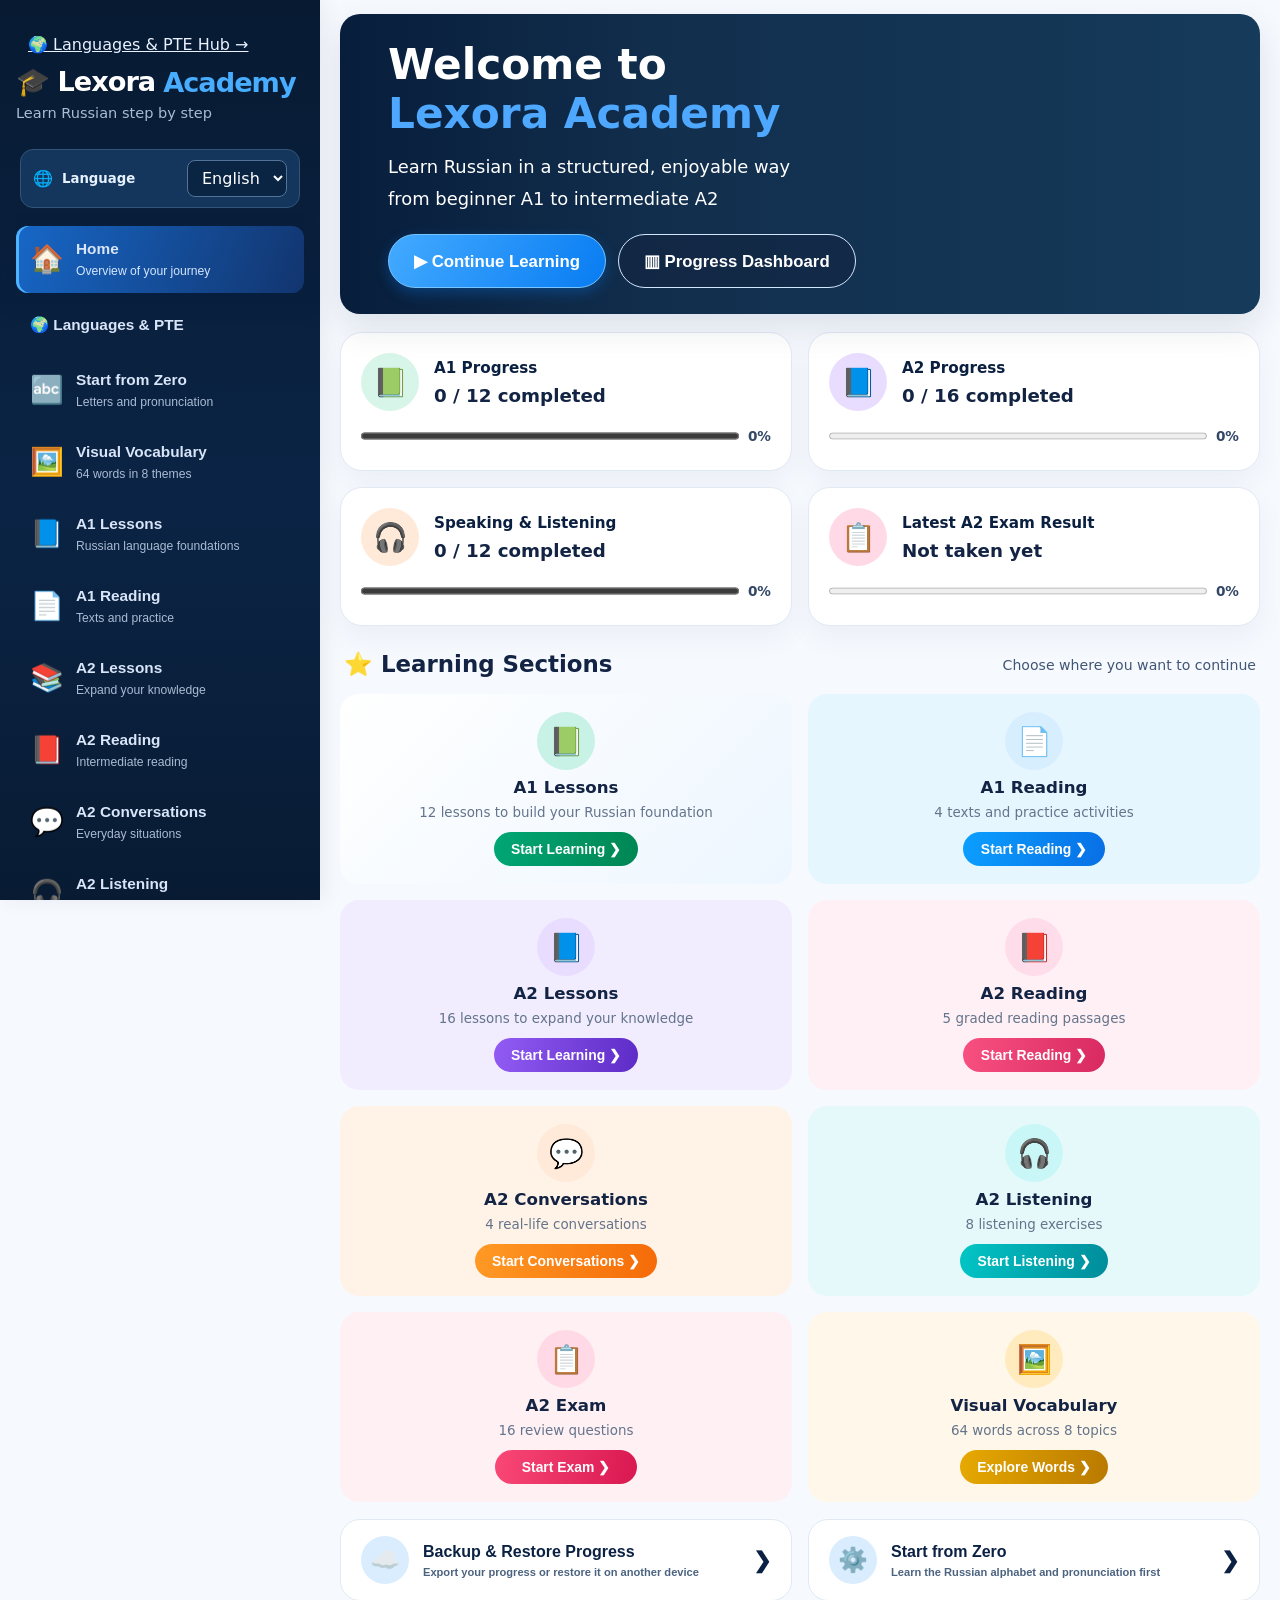
<file: index.html>
<!doctype html>
<html lang="ar" dir="rtl"><head><meta charset="utf-8"><meta name="viewport" content="width=device-width,initial-scale=1"><meta name="theme-color" content="#081c37"><title>Lexora Academy | Russian A1 & A2</title><link rel="stylesheet" href="styles/academy.css?v=9"><link rel="stylesheet" href="styles/expansion.css"></head>
<body><header><h1>LEXORA <span style="color:white">ACADEMY</span></h1><small>الروسية • المستويان A1 وA2 • تعلم وتدرب واستمع</small></header><div class="layout"><aside><a href="academy.html" style="display:block;padding:12px;color:inherit">🌍 Languages &amp; PTE Hub →</a><div class="brand">🎓 Lexora <span>Academy</span></div><p class="brand-caption">تعلم الروسية خطوة بخطوة</p><button id="homeTab" type="button"><span class="menu-ico">🏠</span> الرئيسية</button><button id="vocabTab" type="button">🖼️ Visual Vocabulary</button><button id="alphabetTab" type="button"><span class="menu-ico">🔤</span> البداية من الصفر</button><h2>دروس المستوى الحالي</h2><progress id="progress" value="0" max="12"></progress><p id="summary"></p><nav id="nav"></nav><hr><button id="dashboardTab" type="button"><span class="menu-ico">📊</span> لوحة التقدم</button><button id="backupTab" type="button">💾 نسخ واستعادة التقدم</button><button id="readingTab" type="button">📖 مختبر القراءة A1</button><button id="lessonsTab" type="button">📚 دروس A1</button><button id="a2Tab" type="button">🚀 دروس A2</button><button id="a2ReadingTab" type="button">📖 قراءة A2</button><button id="a2DialoguesTab" type="button">💬 محادثات A2</button><button id="a2ExamTab" type="button">📝 اختبار A2</button><button id="a2ListeningTab" type="button">🎧 استماع A2</button></aside><main id="lesson"></main></div>
<script src="neural-audio.js"></script><script>window.LEXORA_ALPHABET_AUDIO = {};</script><script src="a2-neural-audio.js"></script><script src="curriculum/a1-notes.js"></script><script src="curriculum/a1-english.js"></script><script src="curriculum/a1-alphabet.js"></script><script src="curriculum/visual-vocabulary.js"></script><script src="curriculum/russian-numbers.js"></script><script src="curriculum/russian-calendar.js"></script><script src="curriculum/a1-reading.js"></script><script src="curriculum/a2-lessons.js"></script><script src="curriculum/a2-reading.js"></script><script src="curriculum/a2-dialogues.js"></script><script src="curriculum/a2-exam.js"></script><script src="curriculum/a2-listening.js"></script><script src="curriculum/english-content.js"></script><script>
const lessons=[
["التحية والتعارف","Привет!","مرحبًا!","Здравствуйте!","أهلًا (رسميًا)","اختر التحية الرسمية","Здравствуйте!","Привет!"],
["الأسماء والتقديم","Меня зовут Анна.","اسمي آنا","Как вас зовут?","ما اسم حضرتك؟","كيف تقول: اسمي آنا؟","Меня зовут Анна.","До свидания."],
["الشكر والاعتذار","Спасибо!","شكرًا!","Извините.","اعذرني / آسف","ما معنى شكرًا؟","Спасибо!","Извините."],
["نعم ولا","Да.","نعم","Нет.","لا","ما معنى لا؟","Нет.","Да."],
["الضمائر","Я студент.","أنا طالب","Вы инженер.","حضرتك مهندس","أي ضمير يعني أنا؟","Я","Вы"],
["البلدان واللغات","Я из Египта.","أنا من مصر","Я говорю по-русски.","أنا أتحدث الروسية","كيف تقول: أنا من مصر؟","Я из Египта.","Я из России."],
["الأرقام الأساسية","Один, два, три.","واحد، اثنان، ثلاثة","Десять.","عشرة","ما معنى عشرة؟","Десять.","Один."],
["الأسئلة البسيطة","Где метро?","أين المترو؟","Что это?","ما هذا؟","كيف تسأل أين المترو؟","Где метро?","Что это?"],
["العائلة","Это моя мама.","هذه أمي","Это мой брат.","هذا أخي","ما معنى هذا أخي؟","Это мой брат.","Это моя мама."],
["الطعام والطلب","Я хочу чай.","أريد شايًا","Можно воду?","هل يمكن ماء؟","كيف تطلب الشاي؟","Я хочу чай.","Я хочу кофе."],
["الوقت واليوم","Сегодня понедельник.","اليوم الاثنين","Сейчас два часа.","الساعة الآن الثانية","ما معنى اليوم؟","Сегодня","Вчера"],
["التسوق والسعر","Сколько это стоит?","بكم هذا؟","Это дорого.","هذا غالٍ","كيف تسأل عن السعر؟","Сколько это стоит?","Где метро?"]
];
if(localStorage.getItem("lexoraLanguage")!=="ar" && window.LEXORA_A1_EN){
 lessons.forEach((lesson,i)=>{const en=window.LEXORA_A1_EN[i];if(!en)return;lesson[0]=en[0];lesson[2]=en[1];lesson[4]=en[2];lesson[5]=en[3];window.LEXORA_NOTES[i].explanation=en[4];window.LEXORA_NOTES[i].writingPrompt=en[5]});
}
window.LEXORA_APPLY_ENGLISH?.();
const nav=document.querySelector("#nav"),main=document.querySelector("#lesson");let readingDone;try{readingDone=new Set(JSON.parse(localStorage.getItem("lexoraA1reading")||"[]"))}catch{readingDone=new Set()};let current=0,done;try{done=new Set(JSON.parse(localStorage.getItem("lexoraA1done")||"[]"))}catch{done=new Set()}
function draw(){nav.innerHTML="";lessons.forEach((l,i)=>{let b=document.createElement("button");b.textContent=(done.has(i)?"✓ ":"")+(i+1)+". "+l[0];b.className=i===current?"active":"";b.onclick=()=>{current=i;draw()};nav.append(b)});document.querySelector("#progress").value=done.size;document.querySelector("#summary").textContent=done.size+(localStorage.getItem("lexoraLanguage")==="ar"?" من 12 درسًا مكتملًا":" of 12 lessons completed");let l=lessons[current];main.innerHTML="<p class=meta>Russian / A1 / Lesson "+(current+1)+"</p><h2>"+l[0]+"</h2><p>"+(localStorage.getItem("lexoraLanguage")==="ar"?"اقرأ الأمثلة، افهم الترجمة، ثم حل سؤال المراجعة.":"Read the examples, understand the translation, then answer the review question.")+"</p><section class=example><p class=ru>"+l[1]+"</p><p>"+l[2]+"</p><button id=play1 type=button>"+(localStorage.getItem("lexoraLanguage")==="ar"?"▶ استمع":"▶ Listen")+"</button></section><section class=example><p class=ru>"+l[3]+"</p><p>"+l[4]+"</p><button id=play2 type=button>"+(localStorage.getItem("lexoraLanguage")==="ar"?"▶ استمع":"▶ Listen")+"</button></section><h3>"+(localStorage.getItem("lexoraLanguage")==="ar"?"شرح الدرس":"Lesson explanation")+"</h3><p>"+window.LEXORA_NOTES[current].explanation+"</p><h3>"+l[5]+"</h3><div id=answers></div><p id=feedback aria-live=polite></p><h3>"+(localStorage.getItem("lexoraLanguage")==="ar"?"تدريب الكتابة":"Writing practice")+"</h3><p>"+window.LEXORA_NOTES[current].writingPrompt+"</p><input id=writing dir=ltr autocomplete=off placeholder='"+(localStorage.getItem("lexoraLanguage")==="ar"?"اكتب بالروسية هنا":"Type in Russian here")+"'><button id=checkWriting type=button style='margin-top:8px'>"+(localStorage.getItem("lexoraLanguage")==="ar"?"تصحيح الكتابة":"Check writing")+"</button><p id=writingFeedback aria-live=polite></p><p class=meta>"+(localStorage.getItem("lexoraLanguage")==="ar"?"التسجيلات الطبيعية تعمل بعد توليد ورفع MP3. لا نستخدم صوت المتصفح الروبوتي.":"Natural recordings are provided as MP3. Browser-generated robotic voices are not used.")+"</p>";const play=(phrase)=>{const url=window.LEXORA_AUDIO?.[phrase];if(!url){main.querySelector("#feedback").textContent=(localStorage.getItem("lexoraLanguage")==="ar"?"التسجيل الطبيعي غير مرفوع بعد لهذه الجملة.":"Natural recording is not available for this sentence yet.");return;}new Audio(url).play().catch(()=>{main.querySelector("#feedback").textContent=(localStorage.getItem("lexoraLanguage")==="ar"?"تعذّر تشغيل الملف الصوتي.":"Could not play the audio file.");});};main.querySelector("#play1").onclick=()=>play(l[1]);main.querySelector("#play2").onclick=()=>play(l[3]);main.querySelector("#checkWriting").onclick=()=>{const normalize=t=>t.trim().toLocaleLowerCase("ru").replace(/[.!?؟]/g,"").replace(/ё/g,"е").replace(/\s+/g," ");const typed=normalize(main.querySelector("#writing").value),expected=normalize(window.LEXORA_NOTES[current].writingAnswer);const ok=typed===expected;const el=main.querySelector("#writingFeedback");el.textContent=ok?(localStorage.getItem("lexoraLanguage")==="ar"?"✓ ممتاز! الإجابة صحيحة.":"✓ Excellent! Correct answer."):(localStorage.getItem("lexoraLanguage")==="ar"?"الإجابة النموذجية: ":"Correct answer: ")+window.LEXORA_NOTES[current].writingAnswer;el.className=ok?"ok":"bad";};const ans=main.querySelector("#answers"),correct=l[6],wrong=l[7];[correct,wrong].sort(()=>Math.random()-.5).forEach(v=>{let b=document.createElement("button");b.textContent=v;b.style.margin="5px";b.onclick=()=>{let good=v===correct;main.querySelector("#feedback").textContent=good?(localStorage.getItem("lexoraLanguage")==="ar"?"✓ إجابة صحيحة. تم حفظ الإنجاز.":"✓ Correct! Progress saved."):(localStorage.getItem("lexoraLanguage")==="ar"?"✗ جرّب تاني. راجع الأمثلة فوق.":"✗ Try again. Review the examples above.");main.querySelector("#feedback").className=good?"ok":"bad";if(good){done.add(current);localStorage.setItem("lexoraA1done",JSON.stringify([...done]));document.querySelector("#progress").value=done.size;document.querySelector("#summary").textContent=done.size+" من 12 درسًا مكتملًا"}};ans.append(b)})}draw();
document.querySelector("#lessonsTab").onclick=()=>draw();
document.querySelector("#a2Tab").onclick=()=>showA2();
document.querySelector("#a2ReadingTab").onclick=()=>showA2Reading();
document.querySelector("#a2DialoguesTab").onclick=()=>showA2Dialogues();
document.querySelector("#a2ExamTab").onclick=()=>showA2Exam();
document.querySelector("#a2ListeningTab").onclick=()=>showA2Listening();
document.querySelector("#dashboardTab").onclick=()=>showDashboard();
document.querySelector("#backupTab").onclick=()=>showBackup();
document.querySelector("#readingTab").onclick=()=>showReading();
function showA2(){nav.innerHTML="";main.innerHTML="<h2>🚀 Russian A2 — المستوى المتوسط المبتدئ</h2><p>اختر درسًا من القائمة لبدء التعلّم.</p>";let completed;try{completed=new Set(JSON.parse(localStorage.getItem("lexoraA2done")||"[]"))}catch{completed=new Set()};const render=i=>{const l=window.LEXORA_A2[i];main.innerHTML="";const meta=document.createElement("p");meta.className="meta";meta.textContent="Russian / A2 / Lesson "+(i+1);main.append(meta);const h=document.createElement("h2");h.textContent=l.title;main.append(h);l.examples.forEach(ex=>{const section=document.createElement("section");section.className="example";const ru=document.createElement("p");ru.className="ru";ru.textContent=ex.ru;const ar=document.createElement("p");ar.textContent=ex.ar;section.append(ru,ar);const listen=document.createElement("button");listen.textContent=""+(localStorage.getItem("lexoraLanguage")==="ar"?"▶ استمع":"▶ Listen")+" بالصوت الطبيعي";listen.onclick=()=>playA2Audio(ex.ru,listen);section.append(listen);main.append(section)});const explanation=document.createElement("p");explanation.textContent=l.explanation;main.append(explanation);const question=document.createElement("h3");question.textContent=l.question;main.append(question);const feedback=document.createElement("p");feedback.setAttribute("aria-live","polite");[l.correct,l.wrong].forEach(answer=>{const b=document.createElement("button");b.textContent=answer;b.style.margin="5px";b.onclick=()=>{const ok=answer===l.correct;feedback.textContent=ok?"✓ إجابة صحيحة":"✗ حاول مجددًا";feedback.className=ok?"ok":"bad";if(ok){completed.add(i);localStorage.setItem("lexoraA2done",JSON.stringify([...completed]));showA2Nav(i)}};main.append(b)});main.append(feedback);const wh=document.createElement("h3");wh.textContent=""+(localStorage.getItem("lexoraLanguage")==="ar"?"تدريب الكتابة":"Writing practice")+"";const prompt=document.createElement("p");prompt.textContent=l.writingPrompt;const input=document.createElement("input");input.id="a2Writing";input.dir="ltr";const check=document.createElement("button");check.id="a2Check";check.textContent=""+(localStorage.getItem("lexoraLanguage")==="ar"?"تصحيح الكتابة":"Check writing")+"";const result=document.createElement("p");result.id="a2Feedback";result.setAttribute("aria-live","polite");check.onclick=()=>{const norm=t=>t.trim().toLocaleLowerCase("ru").replace(/[.!?؟]/g,"").replace(/ё/g,"е").replace(/\s+/g," ");const ok=norm(input.value)===norm(l.writingAnswer);result.textContent=ok?"✓ ممتاز!":(localStorage.getItem("lexoraLanguage")==="ar"?"الإجابة النموذجية: ":"Correct answer: ")+l.writingAnswer;result.className=ok?"ok":"bad"};main.append(wh,prompt,input,check,result)};const showA2Nav=active=>{nav.innerHTML="";window.LEXORA_A2.forEach((l,i)=>{const b=document.createElement("button");b.textContent=(completed.has(i)?"✓ ":"")+(i+1)+". "+l.title;b.className=i===active?"active":"";b.onclick=()=>{showA2Nav(i);render(i)};nav.append(b)})};showA2Nav(0);render(0)}
const LEXORA_PROGRESS_KEYS=["lexoraA1done","lexoraA1reading","lexoraA2done","lexoraA2reading","lexoraA2dialogues","lexoraA2listening","lexoraA2exam"];
function showBackup(){nav.innerHTML="";main.innerHTML="<h2>💾 نسخ واستعادة التقدم</h2><p>البيانات محفوظة محليًا على هذا الجهاز. يمكنك تصدير ملف JSON واستعادته على جهاز آخر. الاستعادة تستبدل تقدم الأقسام الموجودة في الملف بعد تأكيدك.</p>";const exportButton=document.createElement("button");exportButton.id="backupExport";exportButton.textContent="⬇ تصدير نسخة احتياطية";exportButton.onclick=()=>{const data={format:"lexora-progress",version:1,exportedAt:new Date().toISOString(),progress:{}};LEXORA_PROGRESS_KEYS.forEach(key=>{const raw=localStorage.getItem(key);if(raw!==null){try{data.progress[key]=JSON.parse(raw)}catch{}}});const blob=new Blob([JSON.stringify(data,null,2)],{type:"application/json"});const url=URL.createObjectURL(blob);const a=document.createElement("a");a.href=url;a.download="lexora-progress.json";document.body.append(a);a.click();a.remove();setTimeout(()=>URL.revokeObjectURL(url),1000)};const input=document.createElement("input");input.type="file";input.id="backupImport";input.accept=".json,application/json";input.style.marginTop="14px";const restore=document.createElement("button");restore.id="backupRestore";restore.textContent="⬆ استعادة الملف المختار";const feedback=document.createElement("p");feedback.id="backupFeedback";feedback.setAttribute("aria-live","polite");restore.onclick=async()=>{const file=input.files?.[0];if(!file){feedback.textContent="اختر ملف JSON أولًا";return}try{if(file.size>100000){throw Error("الملف كبير جدًا")}const data=JSON.parse(await file.text());if(data?.format!=="lexora-progress"||data.version!==1||!data.progress||typeof data.progress!=="object"||Array.isArray(data.progress))throw Error("صيغة الملف غير مدعومة");const entries=Object.entries(data.progress);if(!entries.length||entries.some(([key,value])=>!LEXORA_PROGRESS_KEYS.includes(key)||!validateLexoraProgress(key,value)))throw Error("بيانات التقدم غير صالحة");if(!confirm("سيتم استبدال تقدم الأقسام الموجودة في الملف على هذا الجهاز. هل تريد المتابعة؟"))return;entries.forEach(([key,value])=>localStorage.setItem(key,JSON.stringify(value)));feedback.textContent="✓ تمت الاستعادة. حدّث الصفحة لرؤية التقدم في جميع الأقسام.";feedback.className="ok"}catch(err){feedback.textContent="تعذر الاستعادة: "+err.message;feedback.className="bad"}};main.append(exportButton,input,restore,feedback)}
function validateLexoraProgress(key,value){if(key==="lexoraA2exam")return value&&typeof value==="object"&&!Array.isArray(value)&&Number.isInteger(value.score)&&value.score>=0&&value.score<=16&&value.total===16;return Array.isArray(value)&&value.length<=1000&&value.every(x=>Number.isInteger(x)&&x>=0&&x<1000)}
function showDashboard(){nav.innerHTML="";main.innerHTML="<h2>📊 لوحة التقدم</h2><p>ملخص التقدم المحفوظ على هذا الجهاز. لا يتم إرسال البيانات إلى خادم.</p><div id=dashboardStats></div>";const groups=[["📚 دروس A1","lexoraA1done",lessons.length],["📖 قراءة A1","lexoraA1reading",window.LEXORA_READING.length],["🚀 دروس A2","lexoraA2done",window.LEXORA_A2.length],["📖 قراءة A2","lexoraA2reading",window.LEXORA_A2_READING.length],["💬 محادثات A2","lexoraA2dialogues",window.LEXORA_A2_DIALOGUES.length],["🎧 استماع A2","lexoraA2listening",window.LEXORA_A2_LISTENING.length]];const container=main.querySelector("#dashboardStats");groups.forEach(([label,key,total])=>{let indices=[];try{const data=JSON.parse(localStorage.getItem(key)||"[]");if(Array.isArray(data))indices=[...new Set(data.filter(x=>Number.isInteger(x)&&x>=0&&x<total))]}catch{}const section=document.createElement("section");section.className="example";const h=document.createElement("h3");h.textContent=label;const p=document.createElement("p");p.textContent=indices.length+" / "+total+" مكتمل";const bar=document.createElement("progress");bar.max=total;bar.value=indices.length;bar.setAttribute("aria-label",label);section.append(h,p,bar);container.append(section)});let exam=null;try{exam=JSON.parse(localStorage.getItem("lexoraA2exam")||"null")}catch{}const section=document.createElement("section");section.className="example";const h=document.createElement("h3");h.textContent="📝 آخر اختبار A2";const p=document.createElement("p");p.textContent=exam&&Number.isFinite(exam.score)&&exam.total===16?"النتيجة: "+exam.score+" / 16 — "+(exam.score>=12?"اجتياز اختبار المراجعة":"يحتاج مراجعة"):"لم يُؤدَّ الاختبار بعد";section.append(h,p);container.append(section)}
function showA2Listening(){nav.innerHTML="";main.innerHTML="<h2>🎧 اختبار الاستماع الروسي — A2</h2><p>شغّل الصوت، ثم اختر المعنى الصحيح. لا تظهر الجملة الروسية إلا إذا طلبت كشفها.</p><div id=a2Listening></div>";let saved;try{saved=new Set(JSON.parse(localStorage.getItem("lexoraA2listening")||"[]"))}catch{saved=new Set()};const holder=main.querySelector("#a2Listening");window.LEXORA_A2_LISTENING.forEach((item,i)=>{const section=document.createElement("section");section.className="example";const h=document.createElement("h3");h.textContent=(saved.has(i)?"✓ ":"")+(i+1)+". "+item.question;const play=document.createElement("button");play.textContent="▶ تشغيل التسجيل";play.onclick=()=>playA2Audio(item.phrase,play);const details=document.createElement("details");const summary=document.createElement("summary");summary.textContent="كشف الجملة الروسية";const ru=document.createElement("p");ru.className="ru";ru.textContent=item.phrase;details.append(summary,ru);section.append(h,play,details);const feedback=document.createElement("p");feedback.setAttribute("aria-live","polite");item.choices.forEach((choice,j)=>{const b=document.createElement("button");b.textContent=choice;b.style.margin="5px";b.onclick=()=>{const ok=j===item.correct;feedback.textContent=ok?"✓ فهم صحيح":"✗ حاول الاستماع مرة أخرى";feedback.className=ok?"ok":"bad";if(ok){saved.add(i);localStorage.setItem("lexoraA2listening",JSON.stringify([...saved]));h.textContent="✓ "+(i+1)+". "+item.question}};section.append(b)});section.append(feedback);holder.append(section)})}
function playA2Audio(phrase,button){const url=window.LEXORA_A2_AUDIO?.[phrase];if(!url){button.textContent="التسجيل الطبيعي قيد التجهيز";return}const audio=new Audio(url);audio.play().catch(()=>{button.textContent="تعذر تشغيل التسجيل"});}
function showA2Exam(){nav.innerHTML="";main.innerHTML="<h2>📝 اختبار مراجعة A2</h2><p>16 سؤالًا للمراجعة. نتيجة 12/16 أو أكثر تعني اجتياز هذا الاختبار التدريبي، وليست شهادة CEFR.</p><div id=a2Exam></div>";const holder=main.querySelector("#a2Exam");let answers={};window.LEXORA_A2_EXAM.forEach((q,i)=>{const section=document.createElement("section");section.className="example";const title=document.createElement("h3");title.textContent=(i+1)+". "+q.question;section.append(title);(i%2===0?[q.wrong,q.correct]:[q.correct,q.wrong]).forEach((option,j)=>{const label=document.createElement("label");label.style.display="block";label.style.margin="8px 0";const input=document.createElement("input");input.type="radio";input.name="a2q"+i;input.value=option;input.style.width="auto";input.onchange=()=>{answers[i]=option};label.append(input,document.createTextNode(" "+option));section.append(label)});holder.append(section)});const submit=document.createElement("button");submit.id="a2ExamSubmit";submit.textContent="تصحيح الاختبار";const result=document.createElement("p");result.id="a2ExamResult";result.setAttribute("aria-live","polite");submit.onclick=()=>{if(Object.keys(answers).length!==window.LEXORA_A2_EXAM.length){result.textContent="أجب عن جميع الأسئلة أولًا ("+Object.keys(answers).length+"/16).";result.className="bad";return}const score=window.LEXORA_A2_EXAM.filter((q,i)=>answers[i]===q.correct).length;result.textContent="نتيجتك: "+score+"/16 — "+(score>=12?"اجتزت اختبار المراجعة!":"راجع الدروس ثم حاول مجددًا.");result.className=score>=12?"ok":"bad";let review=main.querySelector("#a2ExamReview");if(!review){review=document.createElement("section");review.id="a2ExamReview";review.className="example";main.append(review)}review.replaceChildren();const heading=document.createElement("h3");const mistakes=window.LEXORA_A2_EXAM.map((q,i)=>({q,i})).filter(({q,i})=>answers[i]!==q.correct);heading.textContent=mistakes.length?"راجع "+mistakes.length+" إجابة غير صحيحة":"✓ جميع الإجابات صحيحة";review.append(heading);mistakes.forEach(({q,i})=>{const item=document.createElement("p");const title=document.createElement("strong");title.textContent=(i+1)+". "+q.question;const selected=document.createElement("span");selected.textContent=" — إجابتك: "+answers[i]+" | الصحيح: "+q.correct;item.append(title,selected);review.append(item)});try{localStorage.setItem("lexoraA2exam",JSON.stringify({score,total:16,completedAt:new Date().toISOString()}))}catch{}};main.append(submit,result)}
function showA2Dialogues(){nav.innerHTML="";main.innerHTML="<h2>💬 محادثات روسية — A2</h2><p>اقرأ الحوار ثم اختبر فهمك. الترجمات العربية قابلة للإظهار.</p><div id=a2Dialogues></div>";let saved;try{saved=new Set(JSON.parse(localStorage.getItem("lexoraA2dialogues")||"[]"))}catch{saved=new Set()};const holder=main.querySelector("#a2Dialogues");window.LEXORA_A2_DIALOGUES.forEach((d,i)=>{const section=document.createElement("section");section.className="example";const h=document.createElement("h3");h.textContent=(saved.has(i)?"✓ ":"")+(i+1)+". "+d.title;const context=document.createElement("p");context.textContent=d.context;section.append(h,context);d.turns.forEach(turn=>{const ru=document.createElement("p");ru.className="ru";ru.textContent=turn[0];const details=document.createElement("details");const summary=document.createElement("summary");summary.textContent="الترجمة العربية";const ar=document.createElement("p");ar.textContent=turn[1];details.append(summary,ar);section.append(ru,details);const listen=document.createElement("button");listen.textContent=""+(localStorage.getItem("lexoraLanguage")==="ar"?"▶ استمع":"▶ Listen")+"";listen.onclick=()=>playA2Audio(turn[0],listen);section.append(listen)});const q=document.createElement("p");q.textContent=d.question;section.append(q);const feedback=document.createElement("p");feedback.setAttribute("aria-live","polite");d.choices.forEach((choice,j)=>{const b=document.createElement("button");b.textContent=choice;b.style.margin="5px";b.onclick=()=>{const ok=j===d.correct;feedback.textContent=ok?"✓ إجابة صحيحة":"✗ حاول مرة أخرى";feedback.className=ok?"ok":"bad";if(ok){saved.add(i);localStorage.setItem("lexoraA2dialogues",JSON.stringify([...saved]));h.textContent="✓ "+(i+1)+". "+d.title}};section.append(b)});section.append(feedback);holder.append(section)})}
function showA2Reading(){nav.innerHTML="";main.innerHTML="<h2>📖 مختبر القراءة الروسية — A2</h2><p>اقرأ النص ثم أجب عن سؤال الفهم. تقدمك محفوظ على هذا الجهاز.</p><div id=a2Passages></div>";let saved;try{saved=new Set(JSON.parse(localStorage.getItem("lexoraA2reading")||"[]"))}catch{saved=new Set()};const holder=main.querySelector("#a2Passages");window.LEXORA_A2_READING.forEach((p,i)=>{const section=document.createElement("section");section.className="example";const h=document.createElement("h3");h.textContent=(saved.has(i)?"✓ ":"")+(i+1)+". "+p.title;const ru=document.createElement("p");ru.className="ru";ru.textContent=p.text;const details=document.createElement("details");const summary=document.createElement("summary");summary.textContent="إظهار الترجمة العربية";const translation=document.createElement("p");translation.textContent=p.translation;details.append(summary,translation);const q=document.createElement("p");q.textContent=p.question;const feedback=document.createElement("p");feedback.setAttribute("aria-live","polite");section.append(h,ru,details,q);p.choices.forEach((choice,j)=>{const b=document.createElement("button");b.textContent=choice;b.style.margin="5px";b.onclick=()=>{const ok=j===p.correct;feedback.textContent=ok?"✓ فهم ممتاز!":"✗ حاول مرة أخرى.";feedback.className=ok?"ok":"bad";if(ok){saved.add(i);localStorage.setItem("lexoraA2reading",JSON.stringify([...saved]));h.textContent="✓ "+(i+1)+". "+p.title}};section.append(b)});section.append(feedback);holder.append(section)})}
function showReading(){nav.querySelectorAll("button").forEach(b=>b.classList.remove("active"));main.innerHTML="<h2>📖 مختبر القراءة الروسية — A1</h2><p>اقرأ النصوص القصيرة، ثم اختبر فهمك. الإجابات تحفظ على هذا الجهاز.</p><div id=passages></div>";const holder=main.querySelector("#passages");window.LEXORA_READING.forEach((passage,i)=>{const section=document.createElement("section");section.className="example";const h=document.createElement("h3");h.textContent=(readingDone.has(i)?"✓ ":"")+(i+1)+". "+passage.title;section.append(h);const text=document.createElement("p");text.className="ru";text.textContent=passage.text;section.append(text);const translation=document.createElement("details");const summary=document.createElement("summary");summary.textContent="إظهار الترجمة العربية";translation.append(summary);const t=document.createElement("p");t.textContent=passage.translation;translation.append(t);section.append(translation);const question=document.createElement("p");question.textContent=passage.question;section.append(question);const feedback=document.createElement("p");feedback.setAttribute("aria-live","polite");passage.choices.forEach((choice,j)=>{const btn=document.createElement("button");btn.textContent=choice;btn.style.margin="5px";btn.onclick=()=>{const ok=j===passage.correct;feedback.textContent=ok?"✓ فهم ممتاز!":"✗ راجع النص وحاول تاني.";feedback.className=ok?"ok":"bad";if(ok){readingDone.add(i);localStorage.setItem("lexoraA1reading",JSON.stringify([...readingDone]));h.textContent="✓ "+(i+1)+". "+passage.title}};section.append(btn)});section.append(feedback);holder.append(section)})}
</script><script src="scripts/academy-home.js"></script><script src="scripts/visual-vocabulary.js"></script><script src="scripts/english-ui.js"></script><script src="scripts/russian-audio.js"></script><script src="scripts/academy-expansion.js"></script></body></html>
</file>
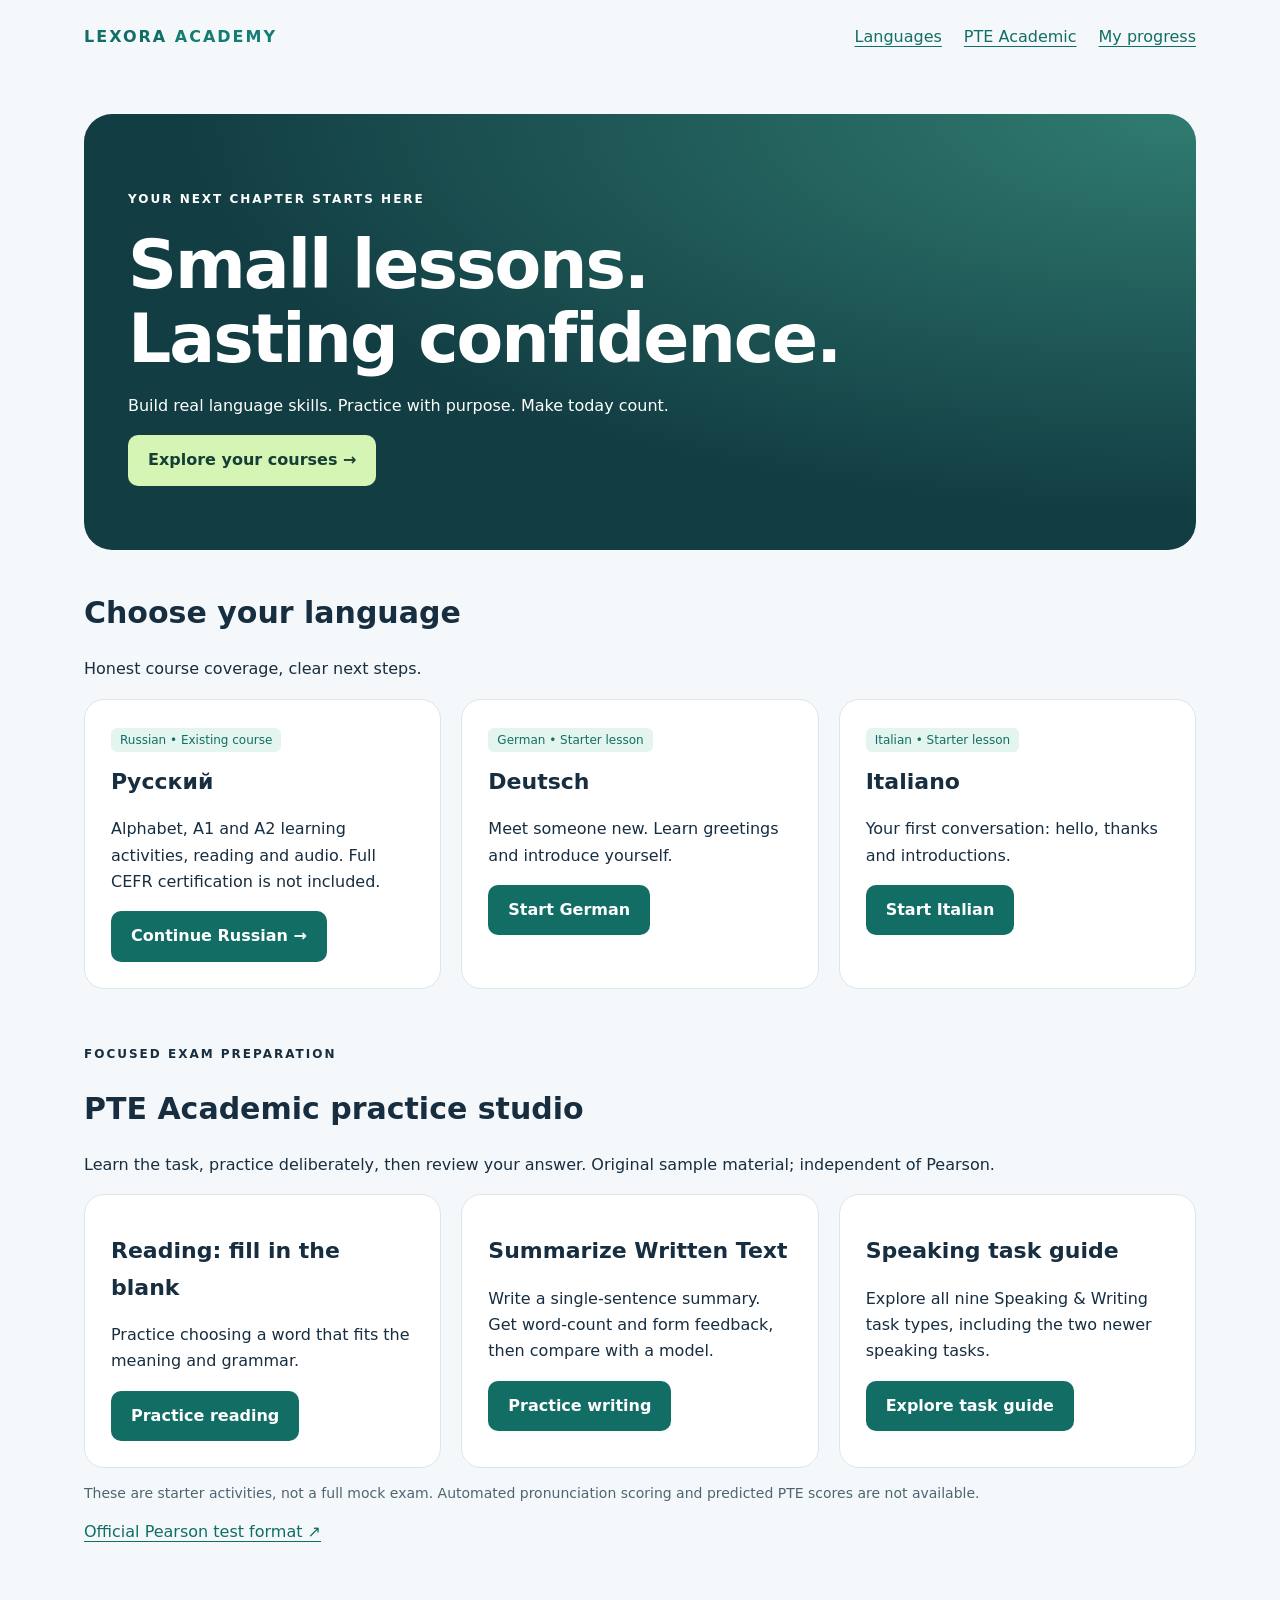
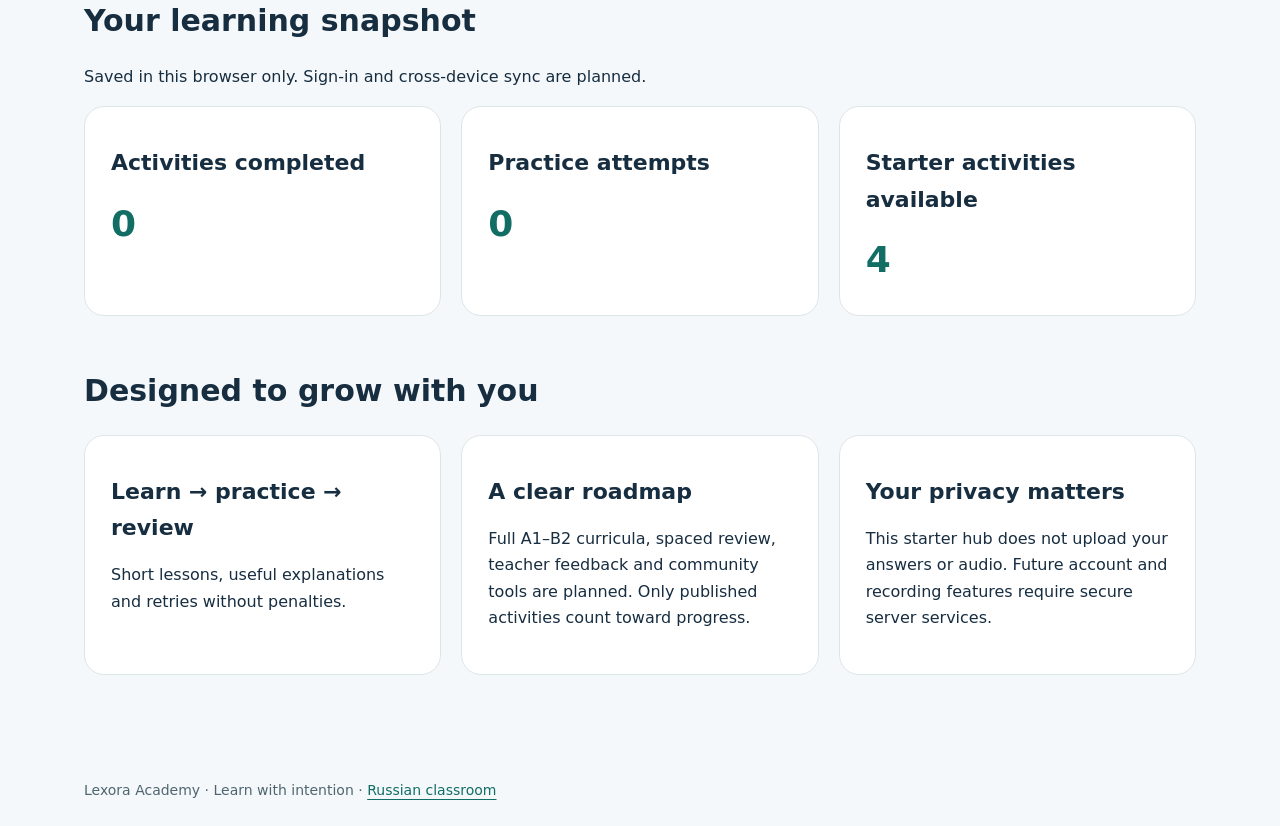
<file: academy.html>
<!doctype html><html lang="en" dir="ltr"><head><meta charset="utf-8"><meta name="viewport" content="width=device-width,initial-scale=1"><title>Learning Hub | Lexora Academy</title><link rel="stylesheet" href="styles/hub.css"></head><body><header><a href="index.html">LEXORA <span>ACADEMY</span></a><nav aria-label="Main navigation"><a href="#languages">Languages</a><a href="#pte">PTE Academic</a><a href="#progress">My progress</a></nav></header><main><section class="hero"><p class="eyebrow">YOUR NEXT CHAPTER STARTS HERE</p><h1>Small lessons.<br>Lasting confidence.</h1><p>Build real language skills. Practice with purpose. Make today count.</p><a class="button" href="#languages">Explore your courses →</a></section><section id="languages"><h2>Choose your language</h2><p>Honest course coverage, clear next steps.</p><div class="grid"><article><span class="badge">Russian • Existing course</span><h3>Русский</h3><p>Alphabet, A1 and A2 learning activities, reading and audio. Full CEFR certification is not included.</p><a class="button" href="index.html">Continue Russian →</a></article><article><span class="badge">German • Starter lesson</span><h3>Deutsch</h3><p>Meet someone new. Learn greetings and introduce yourself.</p><button data-course="de">Start German</button></article><article><span class="badge">Italian • Starter lesson</span><h3>Italiano</h3><p>Your first conversation: hello, thanks and introductions.</p><button data-course="it">Start Italian</button></article></div><section id="lessonPanel" hidden aria-labelledby="lessonTitle"></section></section><section id="pte"><p class="eyebrow">FOCUSED EXAM PREPARATION</p><h2>PTE Academic practice studio</h2><p>Learn the task, practice deliberately, then review your answer. Original sample material; independent of Pearson.</p><div class="grid"><article><h3>Reading: fill in the blank</h3><p>Practice choosing a word that fits the meaning and grammar.</p><button id="readingStart">Practice reading</button></article><article><h3>Summarize Written Text</h3><p>Write a single-sentence summary. Get word-count and form feedback, then compare with a model.</p><button id="writingStart">Practice writing</button></article><article><h3>Speaking task guide</h3><p>Explore all nine Speaking & Writing task types, including the two newer speaking tasks.</p><button id="guideStart">Explore task guide</button></article></div><section id="ptePanel" hidden></section><p class="note">These are starter activities, not a full mock exam. Automated pronunciation scoring and predicted PTE scores are not available.</p><a href="https://www.pearsonpte.com/pte-academic/test-format/" target="_blank" rel="noopener">Official Pearson test format ↗</a></section><section id="progress"><h2>Your learning snapshot</h2><p>Saved in this browser only. Sign-in and cross-device sync are planned.</p><div id="stats" class="grid" aria-live="polite"></div><p id="saveStatus" role="status"></p></section><section><h2>Designed to grow with you</h2><div class="grid"><article><h3>Learn → practice → review</h3><p>Short lessons, useful explanations and retries without penalties.</p></article><article><h3>A clear roadmap</h3><p>Full A1–B2 curricula, spaced review, teacher feedback and community tools are planned. Only published activities count toward progress.</p></article><article><h3>Your privacy matters</h3><p>This starter hub does not upload your answers or audio. Future account and recording features require secure server services.</p></article></div></section></main><footer>Lexora Academy · Learn with intention · <a href="index.html">Russian classroom</a></footer><script src="scripts/hub.js"></script></body></html>
</file>
<file: styles/academy.css>
:root{font-family:system-ui,"Segoe UI",Tahoma,sans-serif;color-scheme:light;--navy:#0b1d37;--blue:#2187f5;--ink:#122343;--muted:#64748b;--line:#e1e8f2}*{box-sizing:border-box}html{scroll-behavior:smooth}body{margin:0;background:#f4f7fc;color:var(--ink)}.layout{display:grid;grid-template-columns:280px minmax(0,1fr);gap:0;max-width:1600px;margin:auto;min-height:100vh}aside{background:linear-gradient(165deg,#07162e,#102b4d);color:#eaf2ff;padding:22px 16px;position:sticky;top:0;height:100vh;overflow-y:auto;scrollbar-width:thin;grid-column:1;grid-row:1}main{min-width:0;padding:26px 30px 70px;grid-column:2;grid-row:1}header{display:none}.brand{font-size:1.42rem;font-weight:850;letter-spacing:-.6px;margin:0 0 6px;display:flex;align-items:center;gap:8px;color:white}.brand span{color:#48adff}.brand-caption{color:#aabbd3;font-size:.86rem;margin:0 0 28px}.menu-label{font-size:.73rem;font-weight:800;color:#7f9fca;margin:20px 10px 8px;letter-spacing:.1em}aside>button,nav button{display:flex;align-items:center;gap:12px;width:100%;border:0;border-radius:12px;background:transparent;color:#d9e5f8;padding:13px 14px;text-align:right;font-size:.92rem;font-weight:700;margin:4px 0;transition:background .18s,transform .18s}aside>button:hover,nav button:hover,aside>button.active,nav button.active{background:linear-gradient(110deg,#164a94,#183a6b);color:white}aside>button:active,nav button:active{transform:scale(.98)}aside>button .menu-ico{font-size:1.2rem;width:24px;text-align:center}aside hr{border:0;border-top:1px solid #304b6b;margin:20px 0}aside h2{font-size:.88rem;color:#b3c6e0;margin:12px 8px 4px}aside #summary{font-size:.76rem;color:#b3c6e0;padding:0 8px}progress{width:100%;height:11px;accent-color:#24a6fb}aside progress{height:7px}.hero{background:radial-gradient(circle at 80% 30%,#355d97 0,transparent 42%),linear-gradient(110deg,#071c3d,#183d6b 60%,#132f53);color:white;border-radius:24px;padding:38px 38px;min-height:255px;position:relative;overflow:hidden;box-shadow:0 18px 35px #183d6b1a}.hero:before{content:"✦";position:absolute;left:8%;top:0;color:#ffffff16;font-size:240px;pointer-events:none}.hero h1{font-size:clamp(2rem,4vw,3.4rem);line-height:1.25;margin:0 0 12px;position:relative}.hero h1 span{color:#58b5ff}.hero p{color:#d4e3f6;max-width:570px;line-height:1.9;position:relative}.hero-actions{display:flex;gap:12px;flex-wrap:wrap;margin-top:22px;position:relative}.hero-actions button{background:#238cff;border:1px solid #64b6ff;color:white}.hero-actions button+button{background:#ffffff12;border-color:#ffffff75}.section-title{margin:28px 0 16px;font-size:1.3rem;font-weight:850}.stats-grid,.course-grid{display:grid;grid-template-columns:repeat(4,minmax(0,1fr));gap:16px}.stat-card,.course-card{background:white;border:1px solid var(--line);border-radius:20px;padding:20px;box-shadow:0 10px 28px #102b4d09;min-width:0}.stat-card strong{display:block;font-size:1.25rem;margin:12px 0}.stat-card .stat-icon,.course-card .course-icon{display:inline-flex;align-items:center;justify-content:center;width:52px;height:52px;border-radius:16px;background:#e4f3ff;font-size:1.6rem}.course-card{background:linear-gradient(135deg,#fff,#edf6ff);display:flex;flex-direction:column;align-items:flex-start;gap:10px}.course-card:nth-child(4n+2){background:linear-gradient(135deg,#fff,#ecfbf4)}.course-card:nth-child(4n+3){background:linear-gradient(135deg,#fff,#f1edff)}.course-card:nth-child(4n){background:linear-gradient(135deg,#fff,#fff0f4)}.course-card h3{margin:0;font-size:1.05rem}.course-card p{color:var(--muted);margin:0;font-size:.87rem}.course-card button{margin-top:auto}.example{background:#fff;border:1px solid var(--line);border-radius:18px;padding:20px;margin:16px 0;box-shadow:0 8px 25px #14294a08}.example p{line-height:1.8}.ru{font-size:1.45rem;direction:ltr;text-align:left;color:#1658a8;overflow-wrap:anywhere}button{cursor:pointer;color:white;background:#187fe5;border:1px solid #187fe5;border-radius:11px;padding:11px 16px;font-weight:750;max-width:100%;overflow-wrap:anywhere}button:hover{filter:brightness(1.08)}button:focus-visible,input:focus-visible,summary:focus-visible{outline:3px solid #29aaff;outline-offset:3px}input{width:100%;padding:12px;background:#fff;color:var(--ink);border:1px solid #b8c9de;border-radius:9px}input[type=radio]{width:auto}.ok{color:#067b54}.bad{color:#bb2943}.meta{color:#64748b}main>h2{font-size:1.8rem}main>p{line-height:1.85}#dashboardStats{display:grid;grid-template-columns:repeat(3,minmax(0,1fr));gap:14px}#dashboardStats .example{margin:0}#nav{max-height:280px;overflow-y:auto;scrollbar-width:thin}#nav button{font-size:.8rem;padding:9px 11px}main,aside,.example{overflow-wrap:anywhere;min-width:0}.alphabet-grid{display:grid;grid-template-columns:repeat(auto-fit,minmax(125px,1fr));gap:12px}.alphabet-card{background:#fff;border:1px solid var(--line);border-radius:16px;padding:16px;min-height:135px}.alphabet-card strong{display:block;font-size:2rem;color:#145fc3;direction:ltr}.alphabet-card small{color:var(--muted);display:block;margin-top:7px}.intro-steps{display:grid;grid-template-columns:repeat(3,minmax(0,1fr));gap:14px}.intro-steps .example{margin:0}.topbar-mobile{display:none}@media(max-width:1150px){.stats-grid,.course-grid{grid-template-columns:repeat(2,minmax(0,1fr))}#dashboardStats{grid-template-columns:repeat(2,minmax(0,1fr))}}@media(max-width:720px){.layout{display:block}aside{position:relative;height:auto;padding:14px 14px 8px}aside .brand-caption{margin-bottom:10px}aside .menu-label,aside #progress,aside #summary,aside hr{display:none}aside #nav{display:flex;gap:6px;overflow-x:auto;overflow-y:hidden;max-height:none;padding:5px 0}aside #nav button{display:inline-flex;flex:0 0 auto;width:auto;white-space:nowrap;font-size:.76rem}aside h2{font-size:.76rem;margin:8px 0 0}aside .menu-links{display:grid;grid-template-columns:repeat(2,minmax(0,1fr));gap:5px}aside>button{display:inline-flex;width:calc(50% - 5px);margin:3px 2px;font-size:.79rem;padding:10px 8px}aside>button .menu-ico{width:auto;font-size:1rem}main{padding:16px 14px 50px}.hero{padding:24px 20px;min-height:0;border-radius:18px}.hero h1{font-size:2rem}.stats-grid,.course-grid,#dashboardStats{grid-template-columns:repeat(2,minmax(0,1fr));gap:10px}.stat-card,.course-card{padding:14px;border-radius:15px}.intro-steps{grid-template-columns:1fr}}@media(max-width:380px){.stats-grid,.course-grid,#dashboardStats{grid-template-columns:1fr}aside>button{font-size:.72rem}}
/* Visual parity with the approved dashboard reference */
.layout{direction:ltr;max-width:none;grid-template-columns:320px minmax(0,1fr)}aside,main{direction:rtl}aside{grid-column:1;grid-row:1;border-radius:0;z-index:2}main{grid-column:2;grid-row:1;max-width:1500px;width:100%;margin-inline:auto}.hero{background:linear-gradient(90deg,rgba(5,23,51,.94) 0%,rgba(8,31,65,.88) 43%,rgba(9,30,58,.15) 100%),url('https://images.unsplash.com/photo-1513326738677-b964603b136d?auto=format&fit=crop&w=1600&q=85') center/cover,#12365c}.hero:before{display:none}.hero h1{max-width:560px}.hero p{max-width:540px}.hero-actions button{border-radius:30px;padding:13px 25px}.course-card button{border-radius:30px}.stat-card{min-height:190px}.course-card{min-height:210px}.brand{font-size:1.6rem}.brand-caption{margin-bottom:24px}aside>button{min-height:48px}main>.example{max-width:1050px}@media(max-width:720px){.layout{display:block;direction:rtl}aside{height:auto;position:relative}main{max-width:none}.hero{background-position:center right}.hero h1{font-size:1.9rem}.stat-card{min-height:145px}.course-card{min-height:185px}}

/* Readability and layout repair for all lesson views */
body{background:#f4f7fc!important;color:#122343!important}main{background:transparent!important;color:#122343!important;border:0!important;box-shadow:none!important;border-radius:0!important;padding-top:28px!important}main>h2,main>h3,main>p,main .meta,main #feedback,main #writingFeedback,main #a2Feedback,main #a2ExamResult{color:#122343}main>.example,main section.example{background:#fff!important;color:#122343!important;border:1px solid #e1e8f2!important;border-radius:18px!important}main .example h3,main .example p:not(.ru),main .example label{color:#122343}main .ru{color:#1658a8!important}main input{background:#fff!important;color:#122343!important;border-color:#b8c9de!important}aside{background:linear-gradient(165deg,#07162e,#102b4d)!important;color:#eaf2ff!important;border:0!important}aside>button,aside nav button{color:#d9e5f8!important;background:transparent!important;border:0!important}aside>button:hover,aside nav button:hover,aside nav button.active{background:#194d90!important;color:white!important}main .hero h1,main .hero h1 span{color:white}main .hero h1 span{color:#58b5ff}main .hero p{color:#d4e3f6}main .hero{color:white}main .stat-card,main .course-card{color:#122343}main .stat-card h3,main .course-card h3{color:#122343}main .stat-card p,main .course-card p{color:#64748b}main .hero-actions button{color:#fff}main .course-card button{color:#fff}main .example .ok{color:#067b54!important}main .example .bad{color:#bb2943!important}main .meta{color:#64748b!important}

/* Reference-matched Lexora dashboard, October 2026 */
:root{--ink:#0a1c3d;--line:#e1eaf6;--muted:#526782}
body{background:#f6f9fe!important;color:#0b2144!important}
.layout{max-width:none!important;grid-template-columns:320px minmax(0,1fr)!important;gap:0!important;min-height:100vh!important}
aside{padding:23px 16px!important;background:linear-gradient(180deg,#071a32,#0b2445 55%,#081b33)!important;border:0!important;border-radius:0!important;box-shadow:4px 0 20px #061c3210!important}
main{padding:14px 20px 38px!important;max-width:none!important}
.brand{font-size:1.7rem!important;font-weight:900!important;justify-content:center;direction:ltr;letter-spacing:-1px}
.brand-caption{text-align:center;margin:0 0 28px!important;font-size:.91rem!important}
aside>button{padding:13px 14px!important;min-height:54px!important;margin:5px 0!important;font-size:.96rem!important;font-weight:800!important;gap:13px!important}
aside>button .menu-ico{font-size:1.55rem!important;width:33px!important}
aside>button.active{background:linear-gradient(110deg,#1767c7,#12356f)!important;box-shadow:inset 3px 0 #4eb4ff,0 8px 22px #001a3e55}
aside>button:hover{background:#163d75!important}
aside>button::after{content:"";margin-right:auto}
aside hr{margin:17px 10px!important;border-color:#355071!important}
aside #nav{max-height:185px!important;overflow-y:auto!important}
aside #nav button{font-size:.78rem!important}
aside h2{font-size:.78rem!important}
.hero{height:300px!important;min-height:300px!important;padding:24px 48px!important;border-radius:20px!important;display:flex;align-items:center;justify-content:space-between;gap:25px;box-shadow:0 14px 35px #0d28401c!important;background:linear-gradient(90deg,#071d3bfa 0%,#102947b0 36%,#10294705 100%),url('https://images.unsplash.com/photo-1513326738677-b964603b136d?auto=format&fit=crop&w=1800&q=88') center/cover,#163b5b!important}
.hero-content{position:relative;z-index:1;max-width:610px}
.hero h1{font-size:clamp(2.25rem,3.3vw,3.4rem)!important;line-height:1.17!important;font-weight:900!important;margin:0 0 12px!important}
.hero h1 span{color:#4fa8ff!important}
.hero p{font-size:1.12rem!important;line-height:1.8!important;margin:0!important;color:#fff!important}
.hero-actions{margin-top:19px!important}
.hero-actions button{font-size:1.05rem!important;min-width:185px;min-height:54px;background:linear-gradient(120deg,#43aaff,#087cf2)!important;border:1px solid #76c5ff!important;border-radius:30px!important;box-shadow:0 5px 14px #087cf250}
.hero-actions button+button{background:#13233e80!important;border:1px solid #d2e7ff!important;box-shadow:none!important}
.hero-quote{max-width:290px;background:#ffffffd9;border-radius:23px;padding:20px 24px;color:#122544;backdrop-filter:blur(7px);align-self:flex-start;margin-top:14px}
.hero-quote p{font-size:1rem!important;color:#122544!important;line-height:1.6!important}
.hero-quote p+ p{font-size:.91rem!important;margin-top:12px!important}
.stats-grid{grid-template-columns:repeat(4,minmax(0,1fr))!important;gap:16px!important;margin:18px 0 25px}
.stat-card{display:grid;grid-template-columns:60px minmax(0,1fr);align-content:start;align-items:center;column-gap:13px;min-height:139px!important;padding:20px!important;border-radius:22px!important;border:1px solid #e1e9f5!important;box-shadow:0 12px 30px #1432530c!important}
.stat-icon{width:58px!important;height:58px!important;border-radius:50%!important;background:#d8f5e9!important;display:flex!important;align-items:center;justify-content:center;font-size:1.75rem!important}
.stat-copy h3{font-size:.95rem!important;font-weight:850!important;margin:0 0 8px!important;color:#0b2040!important}
.stat-copy strong{font-size:1.14rem!important;font-weight:900!important;margin:0!important}
.stat-progress{grid-column:1/-1;display:flex;align-items:center;gap:9px;margin-top:17px}
.stat-progress progress{flex:1;width:100%;height:14px!important;accent-color:#04a26b}
.stat-progress small{font-size:.85rem;font-weight:700;color:#334767}
.tone-purple .stat-icon,.tone-purple .course-icon{background:#e9ddff!important}
.tone-orange .stat-icon,.tone-orange .course-icon{background:#ffead9!important}
.tone-rose .stat-icon,.tone-rose .course-icon{background:#ffdae6!important}
.tone-blue .course-icon{background:#d7eeff!important}
.tone-pink .course-icon{background:#ffdce9!important}
.tone-teal .course-icon{background:#c9f7f7!important}
.tone-gold .course-icon{background:#ffebbe!important}
.tone-purple progress{accent-color:#8553e9}.tone-orange progress{accent-color:#ff820e}.tone-rose progress{accent-color:#ee3e72}
.section-heading{display:flex;justify-content:space-between;align-items:center;margin:12px 4px 16px;gap:10px}
.section-heading h2{font-size:1.43rem;margin:0;font-weight:900}
.section-heading p{margin:0;color:#405675;font-size:.88rem}
.course-grid{grid-template-columns:repeat(4,minmax(0,1fr))!important;gap:16px!important}
.course-card{min-height:174px!important;padding:18px!important;border:0!important;border-radius:19px!important;box-shadow:none!important;align-items:center!important;justify-content:center;text-align:center;gap:8px!important}
.course-icon{width:58px!important;height:58px!important;border-radius:50%!important;background:#c7f2e5!important;font-size:1.75rem!important}
.course-card h3{font-size:1.04rem!important;font-weight:900!important;margin:0!important}
.course-card p{font-size:.84rem!important}
.course-card button{margin-top:4px!important;min-width:142px;padding:9px 17px!important;border:0!important;border-radius:28px!important;background:linear-gradient(100deg,#00a775,#008653)!important;font-size:.87rem!important}
.course-card.tone-blue{background:#e6f6ff!important}.course-card.tone-blue button{background:linear-gradient(100deg,#0b9fff,#086fe5)!important}
.course-card.tone-purple{background:#f1edff!important}.course-card.tone-purple button{background:linear-gradient(100deg,#925cf4,#5d2bc6)!important}
.course-card.tone-pink{background:#fff0f5!important}.course-card.tone-pink button{background:linear-gradient(100deg,#f85081,#d82a61)!important}
.course-card.tone-orange{background:#fff2e7!important}.course-card.tone-orange button{background:linear-gradient(100deg,#ff9a25,#f56a07)!important}
.course-card.tone-teal{background:#e5f9fa!important}.course-card.tone-teal button{background:linear-gradient(100deg,#02c5c5,#008c9b)!important}
.course-card.tone-rose{background:#fff0f4!important}.course-card.tone-rose button{background:linear-gradient(100deg,#f94876,#d91851)!important}
.course-card.tone-gold{background:#fff7e9!important}.course-card.tone-gold button{background:linear-gradient(100deg,#e7a900,#b97900)!important}
.quick-grid{display:grid;grid-template-columns:1fr 1fr;gap:16px;margin-top:17px}
.quick-card{display:flex;align-items:center;gap:14px;text-align:right;background:#fff!important;color:#0b2144!important;border:1px solid #e1e9f5!important;border-radius:20px!important;padding:15px 20px!important;min-height:82px}
.quick-icon{display:grid;place-items:center;background:#d9edff;border-radius:50%;height:48px;width:48px;font-size:1.5rem;flex-shrink:0}
.quick-copy{display:flex;flex-direction:column;gap:5px}.quick-copy strong{font-size:1rem}.quick-copy small{color:#4c6380}.quick-arrow{margin-right:auto;font-size:1.4rem}
@media(max-width:1300px){.stats-grid,.course-grid{grid-template-columns:repeat(2,minmax(0,1fr))!important}.hero-quote{display:none}}
@media(max-width:720px){.layout{display:block!important}.hero{height:auto!important;min-height:270px!important;padding:28px 20px!important}.hero h1{font-size:2.2rem!important}.hero p{font-size:.96rem!important}.hero-actions button{min-width:0!important;min-height:46px!important}.stats-grid,.course-grid{grid-template-columns:repeat(2,minmax(0,1fr))!important;gap:10px!important}.stat-card{padding:13px!important;grid-template-columns:45px minmax(0,1fr);gap:7px;min-height:130px!important}.stat-icon{width:43px!important;height:43px!important}.stat-copy h3{font-size:.75rem!important}.stat-copy strong{font-size:.84rem!important}.course-card{padding:13px!important;min-height:180px!important}.course-card button{min-width:0!important}.quick-grid{grid-template-columns:1fr}.section-heading{align-items:flex-start;flex-direction:column}aside{height:auto!important;position:relative!important}}
@media(max-width:380px){.stats-grid,.course-grid{grid-template-columns:1fr!important}}

/* Sidebar reference layout */
aside .menu-copy{display:flex;flex-direction:column;align-items:flex-start;gap:4px;min-width:0;flex:1;text-align:right}
aside .menu-copy strong{font-size:.96rem;line-height:1.3}
aside .menu-copy small{font-size:.76rem;color:#aabbd3;font-weight:450;line-height:1.4}
aside>button.active .menu-copy small{color:#d5e7ff}
aside>button{justify-content:flex-start!important}
aside>button::after{display:none!important}
aside>button .menu-ico{font-size:1.7rem!important;flex-shrink:0}
aside .lesson-submenu{display:none;margin:0 0 6px 0;padding:5px 0 8px;border-bottom:1px solid #355071}
body.on-lessons aside .lesson-submenu{display:block}
aside .lesson-submenu h2{display:none}
aside .lesson-submenu #nav{max-height:230px!important;display:block}
aside .lesson-submenu #nav button{width:100%;display:block;padding:9px 11px!important}
aside .lesson-submenu progress{display:block}
aside .lesson-submenu #summary{display:block}
aside .brand{justify-content:flex-start!important;direction:ltr;flex-direction:row}
aside .brand-caption{text-align:right!important}
@media(max-width:720px){aside>button{width:100%!important;display:flex!important;margin:4px 0!important;padding:11px 13px!important}aside .lesson-submenu{display:none}body.on-lessons aside .lesson-submenu{display:block}aside .lesson-submenu #nav{display:flex!important;max-height:none!important;overflow-x:auto!important}aside .lesson-submenu #nav button{width:auto!important;flex-shrink:0}aside .brand{justify-content:center!important}aside .brand-caption{text-align:center!important}aside .menu-copy small{display:block}}

.language-switch{display:flex;align-items:center;gap:9px;margin:0 4px 18px;padding:10px 12px;background:#15365c;border:1px solid #325477;border-radius:13px;color:#e6f1ff}
.language-switch label{font-size:.83rem;font-weight:700}
.language-switch select{margin-inline-start:auto;background:#092543;color:#fff;border:1px solid #53739a;border-radius:8px;padding:7px 10px;cursor:pointer;font:inherit}
html[lang="en"] .hero-content,html[lang="en"] .hero-quote,html[lang="en"] .course-card,html[lang="en"] .stat-card{direction:ltr;text-align:left}
html[lang="en"] .hero-content{margin-right:auto}
html[lang="en"] .section-heading,html[lang="en"] .quick-card{direction:ltr;text-align:left}
html[lang="en"] aside .menu-copy{text-align:left;align-items:flex-start}
html[lang="en"] aside>button{direction:ltr;text-align:left}
html[lang="en"] .brand-caption{text-align:left!important}
html[lang="en"] .quick-arrow{margin-left:auto;margin-right:0}
html[lang="en"] main:not(:has(.hero)){direction:ltr;text-align:left}
html[lang="en"] main .ru{direction:ltr;text-align:left}
@media(max-width:720px){.language-switch{margin:8px 0 12px}}

.vocab-topics{display:flex;flex-wrap:wrap;gap:9px;margin:20px 0}
.vocab-topics button{background:#fff;color:#12335b;border:1px solid #d5e4f3;border-radius:30px;padding:10px 15px;font-weight:750;cursor:pointer}
.vocab-topics button.active{background:#1678e7;color:#fff;border-color:#1678e7}
.vocab-cards{display:grid;grid-template-columns:repeat(4,minmax(0,1fr));gap:14px}
.vocab-card{background:#fff;border:1px solid #e1e9f5;border-radius:17px;padding:18px;display:flex;flex-direction:column;align-items:flex-start;gap:10px;box-shadow:0 5px 20px #0d31570a}
.vocab-card strong{font-size:1.45rem;color:#132c52}
.vocab-card p{margin:0;color:#526782}
.vocab-card button{background:#e9f3ff;color:#0b62bd;border:0;border-radius:18px;padding:9px 12px;cursor:pointer}
.vocab-card button:hover{background:#cce5ff}
html[lang="ar"] .vocab-card{align-items:flex-end}
@media(max-width:950px){.vocab-cards{grid-template-columns:repeat(2,minmax(0,1fr))}}
@media(max-width:420px){.vocab-cards{grid-template-columns:1fr}}

/* Directional layout: English is LTR, Arabic is RTL; Russian text remains LTR. */
html[lang="en"]{direction:ltr}
html[lang="ar"]{direction:rtl}
html[lang="en"] .layout,html[lang="ar"] .layout{direction:ltr;grid-template-columns:320px minmax(0,1fr)}
html[lang="ar"] .layout{direction:rtl}
html[lang="en"] aside,html[lang="en"] main{direction:ltr;text-align:left}
html[lang="ar"] aside,html[lang="ar"] main{direction:rtl;text-align:right}
html[lang="en"] aside{grid-column:1;grid-row:1}
html[lang="en"] main{grid-column:2;grid-row:1}
html[lang="ar"] aside{grid-column:1;grid-row:1}
html[lang="ar"] main{grid-column:2;grid-row:1}
html[lang="en"] .ru,html[lang="ar"] .ru,[lang="ru"]{direction:ltr;text-align:left;unicode-bidi:isolate}
html[lang="en"] .vocab-card{align-items:flex-start;text-align:left}
html[lang="ar"] .vocab-card{align-items:flex-end;text-align:right}
.alphabet-play{margin-top:10px;border:0;border-radius:10px;background:#e8f3ff;color:#0b5bac;padding:8px 12px;font-weight:700;cursor:pointer}
.alphabet-play:disabled{opacity:.65;cursor:not-allowed}
@media(max-width:800px){html[lang="en"] .layout,html[lang="ar"] .layout{display:block}html[lang="en"] aside,html[lang="ar"] aside,html[lang="en"] main,html[lang="ar"] main{grid-column:auto;grid-row:auto}}

.russian-audio-btn{display:inline-flex;align-items:center;margin:6px 8px;border:0;border-radius:10px;background:#e8f3ff;color:#1255a1;padding:7px 11px;font:inherit;font-size:.82rem;cursor:pointer}.russian-audio-btn:disabled{opacity:.55;cursor:not-allowed}
</file>
<file: styles/expansion.css>
.expansion-grid{display:grid;grid-template-columns:repeat(2,minmax(0,1fr));gap:18px;margin-top:24px}.expansion-card{border:1px solid #cbd5e1;border-radius:18px;padding:24px;background:linear-gradient(135deg,#fff,#f0f9ff);color:#10233e}.expansion-card h3{color:#133c6f}.expansion-card button{margin:6px 8px 6px 0;min-height:44px}.expansion-card textarea{display:block;width:100%;box-sizing:border-box;margin:12px 0;padding:14px;border:1px solid #64748b;border-radius:12px;font:inherit;resize:vertical}.expansion-card label{display:block;font-weight:600}.expansion-card progress{width:100%;accent-color:#2563eb}.expansion-card details{margin:18px 0}.expansion-card p{line-height:1.8}button:focus-visible,textarea:focus-visible,summary:focus-visible{outline:3px solid #f59e0b;outline-offset:3px}@media(max-width:700px){.expansion-grid{grid-template-columns:1fr}.expansion-card{padding:18px}}
</file>
<file: styles/hub.css>
:root{font-family:Inter,system-ui,sans-serif;color:#172d40;background:#f5f8fa;line-height:1.65}*{box-sizing:border-box}body{margin:0}header,main,footer{max-width:1160px;margin:auto;padding:24px}header{display:flex;justify-content:space-between;align-items:center;gap:24px}header>a{font-weight:900;letter-spacing:2px;text-decoration:none}header span{color:#147d72}nav{display:flex;gap:22px;flex-wrap:wrap}a{color:#116e65;text-underline-offset:4px}.hero{background:#123d43;color:white;border-radius:28px;padding:64px 44px;margin:16px 0 44px;background-image:radial-gradient(ellipse at top right,#307c70,transparent 65%)}h1{font-size:clamp(36px,6vw,68px);line-height:1.08;letter-spacing:-2px;margin:18px 0}h2{font-size:30px;line-height:1.25}h3{font-size:22px;margin:12px 0}.eyebrow{font-size:12px;font-weight:800;letter-spacing:2px}.grid{display:grid;grid-template-columns:repeat(3,minmax(0,1fr));gap:20px}article{background:white;border:1px solid #dce6e9;border-radius:20px;padding:26px}section{scroll-margin-top:24px}main>section{margin-bottom:56px}.badge{font-size:12px;color:#116e65;background:#e4f4ee;padding:5px 9px;border-radius:6px}button,.button{display:inline-block;font:inherit;font-weight:700;border:0;border-radius:10px;background:#126e65;color:white;padding:12px 20px;cursor:pointer;text-decoration:none}.hero .button{background:#d4f5b3;color:#173e36}button:disabled{opacity:.65;cursor:default}button:focus-visible,a:focus-visible,input:focus-visible,textarea:focus-visible{outline:3px solid #d99523;outline-offset:4px}#lessonPanel,#ptePanel{background:#fff;border:1px solid #c9dcda;padding:28px;border-radius:20px;margin-top:24px}.options{display:flex;flex-wrap:wrap;gap:12px;margin:18px 0}label{display:block;margin:12px 0}textarea{width:100%;min-height:130px;font:inherit;padding:14px;border:1px solid #738b96;border-radius:10px}.note,footer{font-size:14px;color:#4e6571}progress{width:100%;accent-color:#126e65}#stats strong{font-size:36px;color:#126e65}details{margin-top:18px}summary{cursor:pointer;font-weight:700}@media(max-width:760px){header{align-items:flex-start;flex-direction:column}.grid{grid-template-columns:1fr}main,header,footer{padding:18px}.hero{padding:34px 24px}nav{gap:16px}button,.button{min-height:44px}}
</file>
